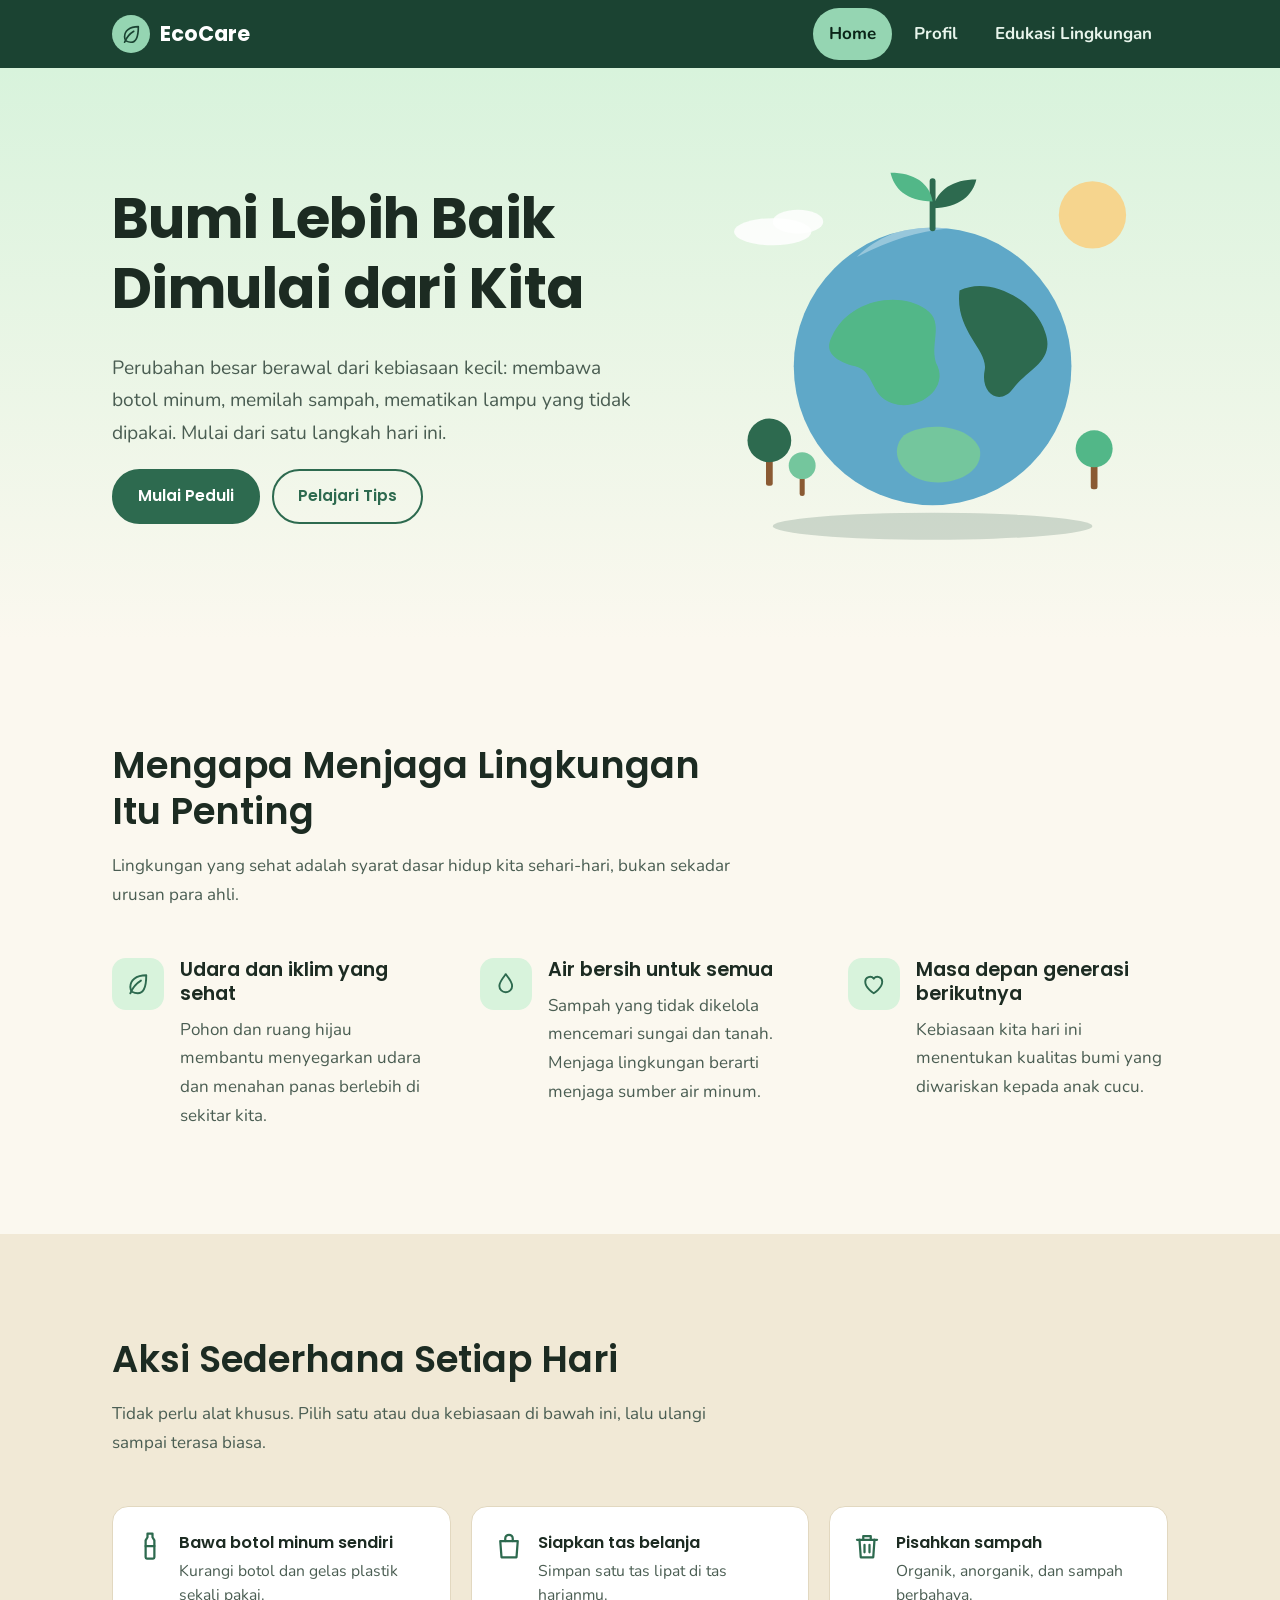
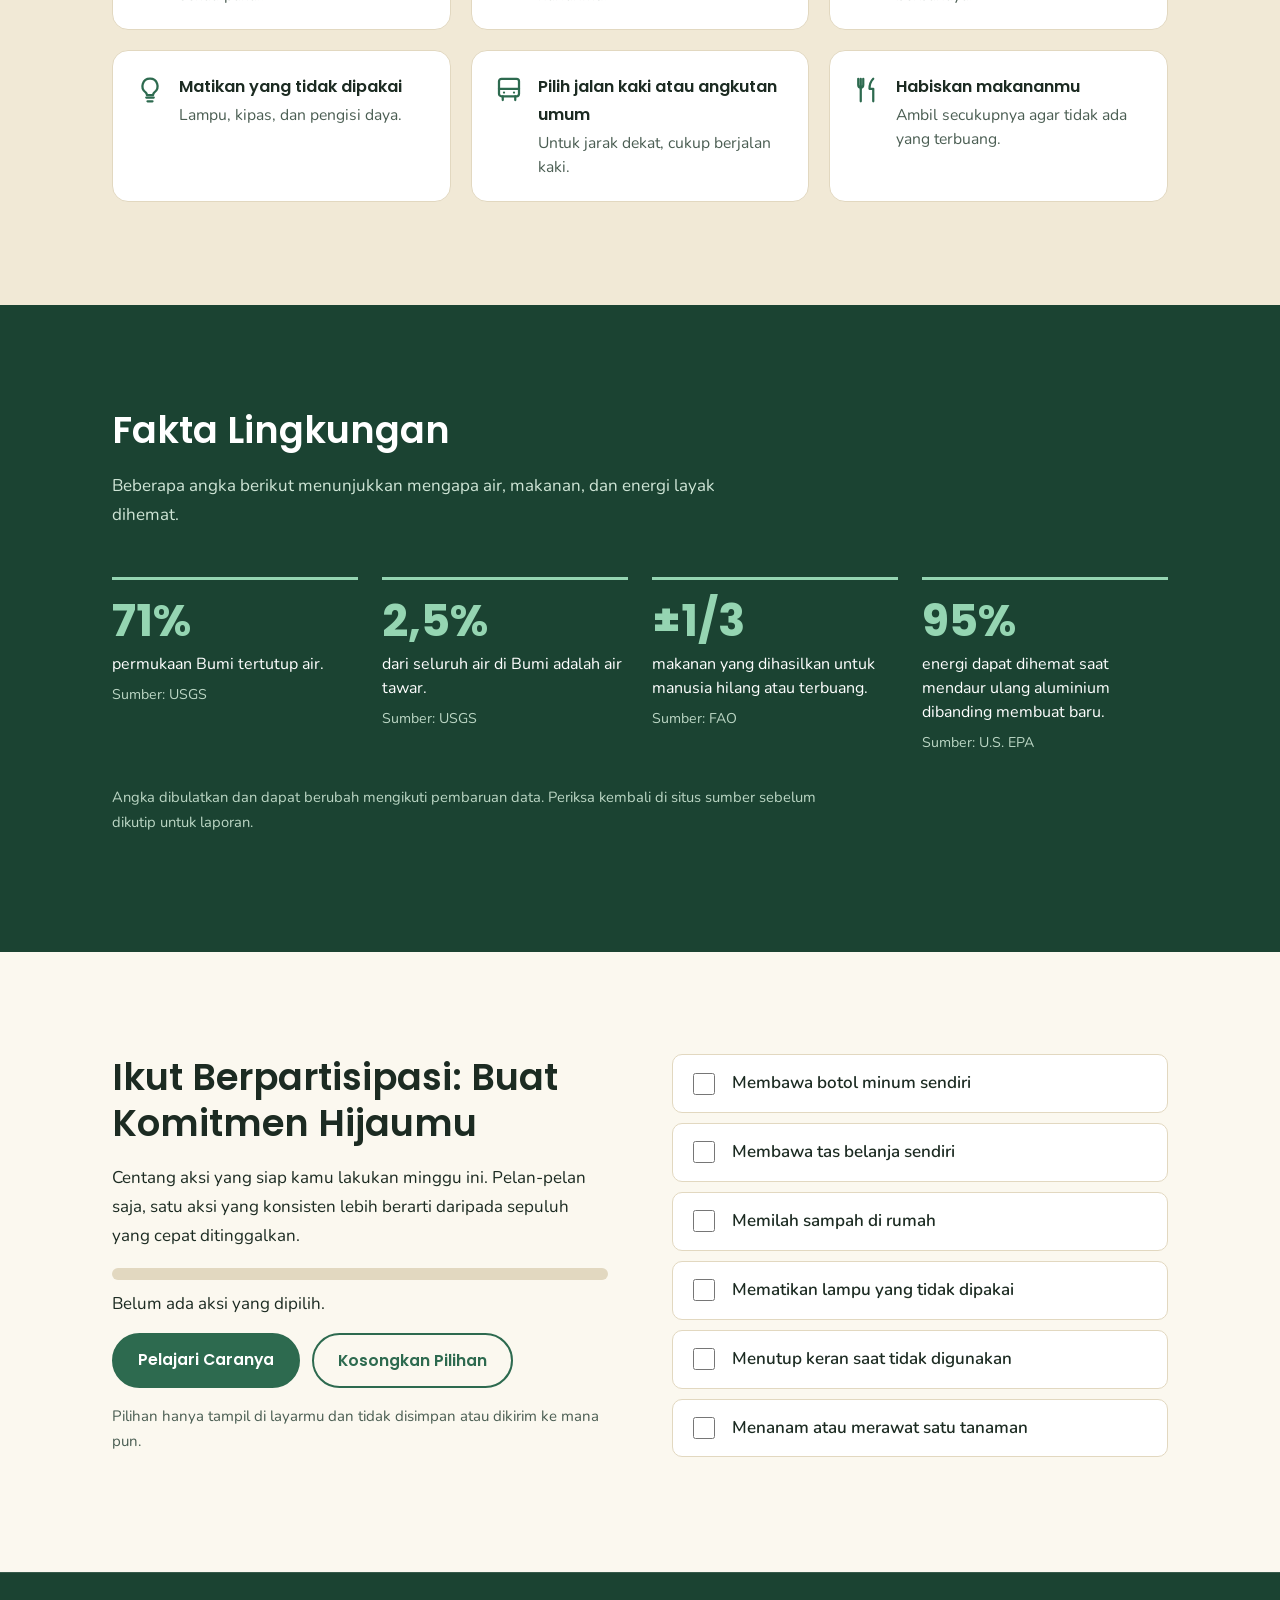
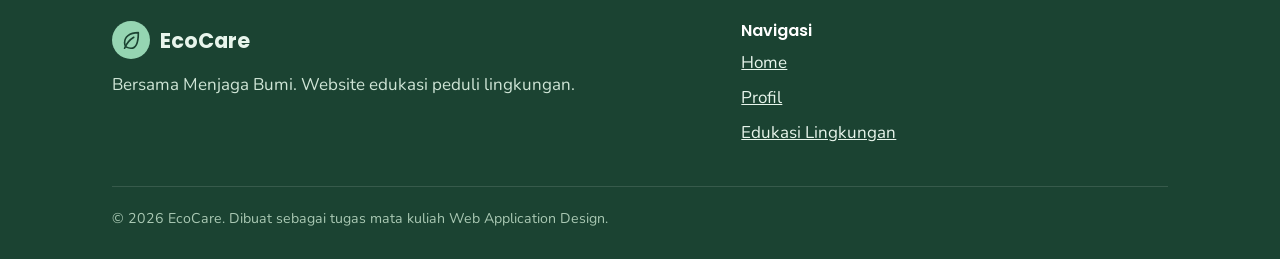
<file: index.html>
<!DOCTYPE html>
<html lang="id">
<head>
<meta charset="utf-8">
<meta name="viewport" content="width=device-width, initial-scale=1, viewport-fit=cover">
<title>EcoCare — Bersama Menjaga Bumi</title>
<meta name="description" content="EcoCare: website edukasi peduli lingkungan. Mulai kebiasaan kecil untuk bumi yang lebih baik.">
<link rel="preconnect" href="https://fonts.googleapis.com">
<link rel="preconnect" href="https://fonts.gstatic.com" crossorigin>
<link href="https://fonts.googleapis.com/css2?family=Nunito:wght@400;600;700&family=Poppins:wght@500;600;700&display=swap" rel="stylesheet">
<link rel="stylesheet" href="css/style.css">
</head>
<body>

<!-- Kumpulan ikon (SVG). Dipanggil dengan <use href="#i-nama"/> -->
<svg width="0" height="0" style="position:absolute" aria-hidden="true" focusable="false">
  <symbol id="i-leaf" viewBox="0 0 24 24"><path d="M20 4C10 4 5 9 5 15c0 2 .7 3.5 1.5 4.5C8 20.3 10 21 12 21c6 0 8-7 8-17z"/><path d="M5 21c2-5 5-9 10-12"/></symbol>
  <symbol id="i-recycle" viewBox="0 0 24 24"><path d="M21 12a9 9 0 0 1-15.5 6.2"/><path d="M3 12A9 9 0 0 1 18.5 5.8"/><path d="M18.5 2v4h-4"/><path d="M5.5 22v-4h4"/></symbol>
  <symbol id="i-drop" viewBox="0 0 24 24"><path d="M12 3c3.5 4.5 6 7.5 6 11a6 6 0 0 1-12 0c0-3.5 2.5-6.5 6-11z"/></symbol>
  <symbol id="i-bulb" viewBox="0 0 24 24"><path d="M9 18h6"/><path d="M10 21h4"/><path d="M12 3a6 6 0 0 0-3.5 10.9c.6.5 1 1.2 1 2.1h5c0-.9.4-1.6 1-2.1A6 6 0 0 0 12 3z"/></symbol>
  <symbol id="i-tree" viewBox="0 0 24 24"><path d="M12 22v-6"/><path d="M12 16c-4 0-7-2.5-7-6 0-2 1-3.5 2.5-4.5C8 3.5 10 2 12 2s4 1.5 4.5 3.5C18 6.5 19 8 19 10c0 3.5-3 6-7 6z"/></symbol>
  <symbol id="i-bag" viewBox="0 0 24 24"><path d="M5 8h14l-1 13H6L5 8z"/><path d="M9 8V6a3 3 0 0 1 6 0v2"/></symbol>
  <symbol id="i-bin" viewBox="0 0 24 24"><path d="M4 7h16"/><path d="M9 7V4h6v3"/><path d="M6 7l1 14h10l1-14"/><path d="M10 11v6M14 11v6"/></symbol>
  <symbol id="i-bus" viewBox="0 0 24 24"><rect x="4" y="3" width="16" height="14" rx="2"/><path d="M4 11h16"/><path d="M7 20v-3M17 20v-3"/><path d="M8 14h.01M16 14h.01"/></symbol>
  <symbol id="i-food" viewBox="0 0 24 24"><path d="M7 3v8M5 3v5a2 2 0 0 0 4 0V3"/><path d="M7 11v10"/><path d="M17 3c-2 2-3 5-3 8h3v10"/></symbol>
  <symbol id="i-bottle" viewBox="0 0 24 24"><path d="M10 2h4v3l1.5 2.5V21a1 1 0 0 1-1 1h-5a1 1 0 0 1-1-1V7.5L10 5V2z"/><path d="M8.5 12h7"/></symbol>
  <symbol id="i-book" viewBox="0 0 24 24"><path d="M4 5a2 2 0 0 1 2-2h13v16H6a2 2 0 0 0-2 2V5z"/><path d="M4 19a2 2 0 0 1 2-2h13"/></symbol>
  <symbol id="i-people" viewBox="0 0 24 24"><circle cx="9" cy="8" r="3.5"/><path d="M2.5 20c0-3.6 2.9-6 6.5-6s6.5 2.4 6.5 6"/><path d="M16 4.6a3.5 3.5 0 0 1 0 6.8M18 14.5c2.2.7 3.5 2.6 3.5 5.5"/></symbol>
  <symbol id="i-home" viewBox="0 0 24 24"><path d="M3 11l9-8 9 8"/><path d="M5 10v10h14V10"/><path d="M10 20v-6h4v6"/></symbol>
  <symbol id="i-cap" viewBox="0 0 24 24"><path d="M2 9l10-5 10 5-10 5L2 9z"/><path d="M6 11.5V17c3 2.5 9 2.5 12 0v-5.5"/></symbol>
  <symbol id="i-heart" viewBox="0 0 24 24"><path d="M12 21s-8-5-8-11a4.5 4.5 0 0 1 8-2.8A4.5 4.5 0 0 1 20 10c0 6-8 11-8 11z"/></symbol>
  <symbol id="i-menu" viewBox="0 0 24 24"><path d="M4 7h16M4 12h16M4 17h16"/></symbol>
  <symbol id="i-close" viewBox="0 0 24 24"><path d="M6 6l12 12M18 6L6 18"/></symbol>
  <symbol id="i-handshake" viewBox="0 0 24 24"><path d="M3 12l4-4 4 2 3-2 4 3"/><path d="M3 12l5 5 2-1 1.5 1.5L14 16l1-1 3 3 3-6-3-3"/></symbol>
</svg>

<a class="skip" href="#konten">Lewati ke konten utama</a>

<header class="nav">
  <div class="wrap nav-in">
    <a class="logo" href="index.html" aria-label="EcoCare, kembali ke halaman Home">
      <span class="logo-mark"><svg class="icon" aria-hidden="true"><use href="#i-leaf"/></svg></span>
      EcoCare
    </a>
    <button class="burger" id="burger" aria-expanded="false" aria-controls="menu" aria-label="Buka menu navigasi">
      <svg class="icon" aria-hidden="true"><use href="#i-menu"/></svg>
    </button>
    <nav aria-label="Navigasi utama">
      <ul class="menu" id="menu">
        <li><a href="index.html" aria-current="page">Home</a></li>
        <li><a href="profil.html">Profil</a></li>
        <li><a href="edukasi.html">Edukasi Lingkungan</a></li>
      </ul>
    </nav>
  </div>
</header>

<main id="konten">
<section aria-labelledby="h-home">
  <div class="hero">
    <div class="wrap hero-grid">
      <div>
        <h1 id="h-home">Bumi Lebih Baik Dimulai dari Kita</h1>
        <p class="lead">Perubahan besar berawal dari kebiasaan kecil: membawa botol minum, memilah sampah, mematikan lampu yang tidak dipakai. Mulai dari satu langkah hari ini.</p>
        <div class="btn-row">
          <a class="btn" href="edukasi.html">Mulai Peduli</a>
          <a class="btn btn-ghost" href="#aksi">Pelajari Tips</a>
        </div>
      </div>
      <div class="hero-art">
        <svg viewBox="0 0 560 470" role="img" aria-label="Ilustrasi bumi hijau dengan tunas daun tumbuh di atasnya">
          <defs><clipPath id="globe"><circle cx="280" cy="250" r="165"/></clipPath></defs>
          <circle cx="470" cy="70" r="40" fill="#F6D58E"/>
          <ellipse cx="90" cy="90" rx="46" ry="16" fill="#FFFFFF" opacity=".85"/>
          <ellipse cx="120" cy="78" rx="30" ry="14" fill="#FFFFFF" opacity=".85"/>
          <ellipse cx="280" cy="440" rx="190" ry="16" fill="#1B4332" opacity=".18"/>
          <circle cx="280" cy="250" r="165" fill="#5FA8C8"/>
          <g clip-path="url(#globe)">
            <path d="M160 215C180 170 240 160 272 182C296 198 274 226 286 250C298 278 262 304 232 294C204 284 212 256 188 250C166 244 150 234 160 215z" fill="#52B788"/>
            <path d="M312 160C346 142 402 170 414 210C426 244 392 254 376 276C360 298 336 282 342 254C346 230 306 208 312 160z" fill="#2D6A4F"/>
            <path d="M246 332C274 314 324 320 336 348C342 376 304 394 270 386C240 378 228 350 246 332z" fill="#74C69D"/>
            <path d="M190 120c30-30 70-40 110-34-40 4-70 14-110 34z" fill="#FFFFFF" opacity=".35"/>
          </g>
          <path d="M280 86C280 62 280 48 280 30" stroke="#2D6A4F" stroke-width="7" stroke-linecap="round" fill="none"/>
          <path d="M280 54C248 54 234 38 230 20C258 20 276 32 280 54z" fill="#52B788"/>
          <path d="M280 62C312 62 328 46 332 28C304 28 286 40 280 62z" fill="#2D6A4F"/>
          <g>
            <rect x="82" y="352" width="8" height="40" rx="3" fill="#8A5A33"/><circle cx="86" cy="338" r="26" fill="#2D6A4F"/>
            <rect x="468" y="362" width="8" height="34" rx="3" fill="#8A5A33"/><circle cx="472" cy="348" r="22" fill="#52B788"/>
            <rect x="122" y="378" width="6" height="26" rx="3" fill="#8A5A33"/><circle cx="125" cy="368" r="16" fill="#74C69D"/>
          </g>
        </svg>
      </div>
    </div>
  </div>

  <div class="sec" id="alasan">
    <div class="wrap">
      <div class="sec-head">
        <h2>Mengapa Menjaga Lingkungan Itu Penting</h2>
        <p>Lingkungan yang sehat adalah syarat dasar hidup kita sehari-hari, bukan sekadar urusan para ahli.</p>
      </div>
      <div class="reasons">
        <div class="reason">
          <div class="ico"><svg class="icon" aria-hidden="true"><use href="#i-leaf"/></svg></div>
          <div><h3>Udara dan iklim yang sehat</h3><p>Pohon dan ruang hijau membantu menyegarkan udara dan menahan panas berlebih di sekitar kita.</p></div>
        </div>
        <div class="reason">
          <div class="ico"><svg class="icon" aria-hidden="true"><use href="#i-drop"/></svg></div>
          <div><h3>Air bersih untuk semua</h3><p>Sampah yang tidak dikelola mencemari sungai dan tanah. Menjaga lingkungan berarti menjaga sumber air minum.</p></div>
        </div>
        <div class="reason">
          <div class="ico"><svg class="icon" aria-hidden="true"><use href="#i-heart"/></svg></div>
          <div><h3>Masa depan generasi berikutnya</h3><p>Kebiasaan kita hari ini menentukan kualitas bumi yang diwariskan kepada anak cucu.</p></div>
        </div>
      </div>
    </div>
  </div>

  <div class="sec alt" id="aksi">
    <div class="wrap">
      <div class="sec-head">
        <h2>Aksi Sederhana Setiap Hari</h2>
        <p>Tidak perlu alat khusus. Pilih satu atau dua kebiasaan di bawah ini, lalu ulangi sampai terasa biasa.</p>
      </div>
      <div class="actions">
        <a class="action" href="edukasi.html"><svg class="icon" aria-hidden="true"><use href="#i-bottle"/></svg><div><strong>Bawa botol minum sendiri</strong><span>Kurangi botol dan gelas plastik sekali pakai.</span></div></a>
        <a class="action" href="edukasi.html"><svg class="icon" aria-hidden="true"><use href="#i-bag"/></svg><div><strong>Siapkan tas belanja</strong><span>Simpan satu tas lipat di tas harianmu.</span></div></a>
        <a class="action" href="edukasi.html"><svg class="icon" aria-hidden="true"><use href="#i-bin"/></svg><div><strong>Pisahkan sampah</strong><span>Organik, anorganik, dan sampah berbahaya.</span></div></a>
        <a class="action" href="edukasi.html"><svg class="icon" aria-hidden="true"><use href="#i-bulb"/></svg><div><strong>Matikan yang tidak dipakai</strong><span>Lampu, kipas, dan pengisi daya.</span></div></a>
        <a class="action" href="edukasi.html"><svg class="icon" aria-hidden="true"><use href="#i-bus"/></svg><div><strong>Pilih jalan kaki atau angkutan umum</strong><span>Untuk jarak dekat, cukup berjalan kaki.</span></div></a>
        <a class="action" href="edukasi.html"><svg class="icon" aria-hidden="true"><use href="#i-food"/></svg><div><strong>Habiskan makananmu</strong><span>Ambil secukupnya agar tidak ada yang terbuang.</span></div></a>
      </div>
    </div>
  </div>

  <div class="sec facts" id="fakta">
    <div class="wrap">
      <div class="sec-head">
        <h2>Fakta Lingkungan</h2>
        <p>Beberapa angka berikut menunjukkan mengapa air, makanan, dan energi layak dihemat.</p>
      </div>
      <div class="stats">
        <div class="stat"><b>71%</b><p>permukaan Bumi tertutup air.</p><small>Sumber: USGS</small></div>
        <div class="stat"><b>2,5%</b><p>dari seluruh air di Bumi adalah air tawar.</p><small>Sumber: USGS</small></div>
        <div class="stat"><b>±1/3</b><p>makanan yang dihasilkan untuk manusia hilang atau terbuang.</p><small>Sumber: FAO</small></div>
        <div class="stat"><b>95%</b><p>energi dapat dihemat saat mendaur ulang aluminium dibanding membuat baru.</p><small>Sumber: U.S. EPA</small></div>
      </div>
      <p class="note">Angka dibulatkan dan dapat berubah mengikuti pembaruan data. Periksa kembali di situs sumber sebelum dikutip untuk laporan.</p>
    </div>
  </div>

  <div class="sec" id="ikut">
    <div class="wrap pledge">
      <div>
        <h2>Ikut Berpartisipasi: Buat Komitmen Hijaumu</h2>
        <p>Centang aksi yang siap kamu lakukan minggu ini. Pelan-pelan saja, satu aksi yang konsisten lebih berarti daripada sepuluh yang cepat ditinggalkan.</p>
        <div class="progress" aria-hidden="true"><i id="bar"></i></div>
        <p id="pledge-status" role="status" aria-live="polite" style="margin:0 0 14px"></p>
        <div class="btn-row">
          <a class="btn" href="edukasi.html">Pelajari Caranya</a>
          <button class="btn btn-ghost" type="button" id="reset">Kosongkan Pilihan</button>
        </div>
        <p class="small" style="margin-top:16px">Pilihan hanya tampil di layarmu dan tidak disimpan atau dikirim ke mana pun.</p>
      </div>
      <ul class="checks" id="checks">
        <li><label><input type="checkbox" id="p0"> Membawa botol minum sendiri</label></li>
        <li><label><input type="checkbox" id="p1"> Membawa tas belanja sendiri</label></li>
        <li><label><input type="checkbox" id="p2"> Memilah sampah di rumah</label></li>
        <li><label><input type="checkbox" id="p3"> Mematikan lampu yang tidak dipakai</label></li>
        <li><label><input type="checkbox" id="p4"> Menutup keran saat tidak digunakan</label></li>
        <li><label><input type="checkbox" id="p5"> Menanam atau merawat satu tanaman</label></li>
      </ul>
    </div>
  </div>
</section>
</main>

<footer class="foot">
  <div class="wrap">
    <div class="foot-grid">
      <div>
        <a class="logo" href="index.html" style="margin-bottom:12px"><span class="logo-mark"><svg class="icon" aria-hidden="true"><use href="#i-leaf"/></svg></span>EcoCare</a>
        <p style="margin:0">Bersama Menjaga Bumi. Website edukasi peduli lingkungan.</p>
      </div>
      <nav aria-label="Navigasi footer">
        <h4>Navigasi</h4>
        <ul>
          <li><a href="index.html">Home</a></li>
          <li><a href="profil.html">Profil</a></li>
          <li><a href="edukasi.html">Edukasi Lingkungan</a></li>
        </ul>
      </nav>
    </div>
    <small>&copy; 2026 EcoCare. Dibuat sebagai tugas mata kuliah Web Application Design.</small>
  </div>
</footer>

<script src="js/script.js"></script>
</body>
</html>
</file>
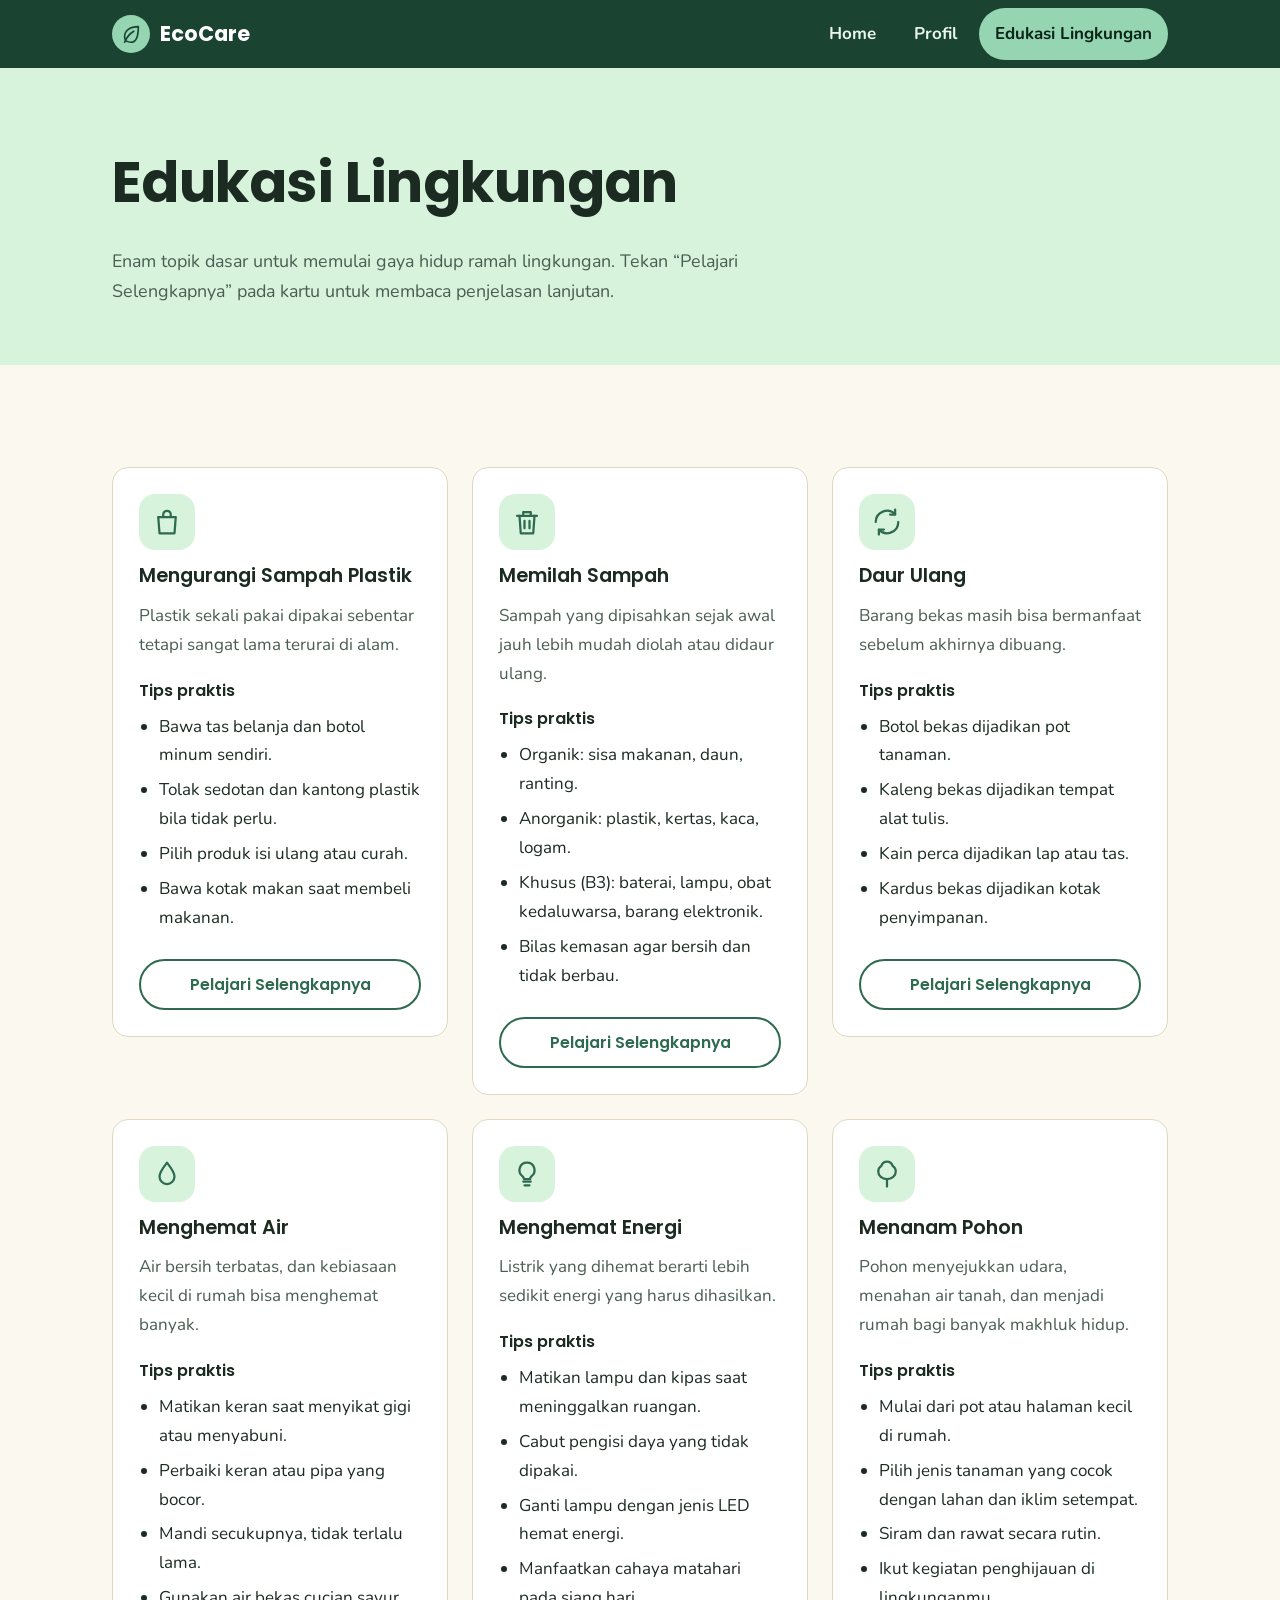
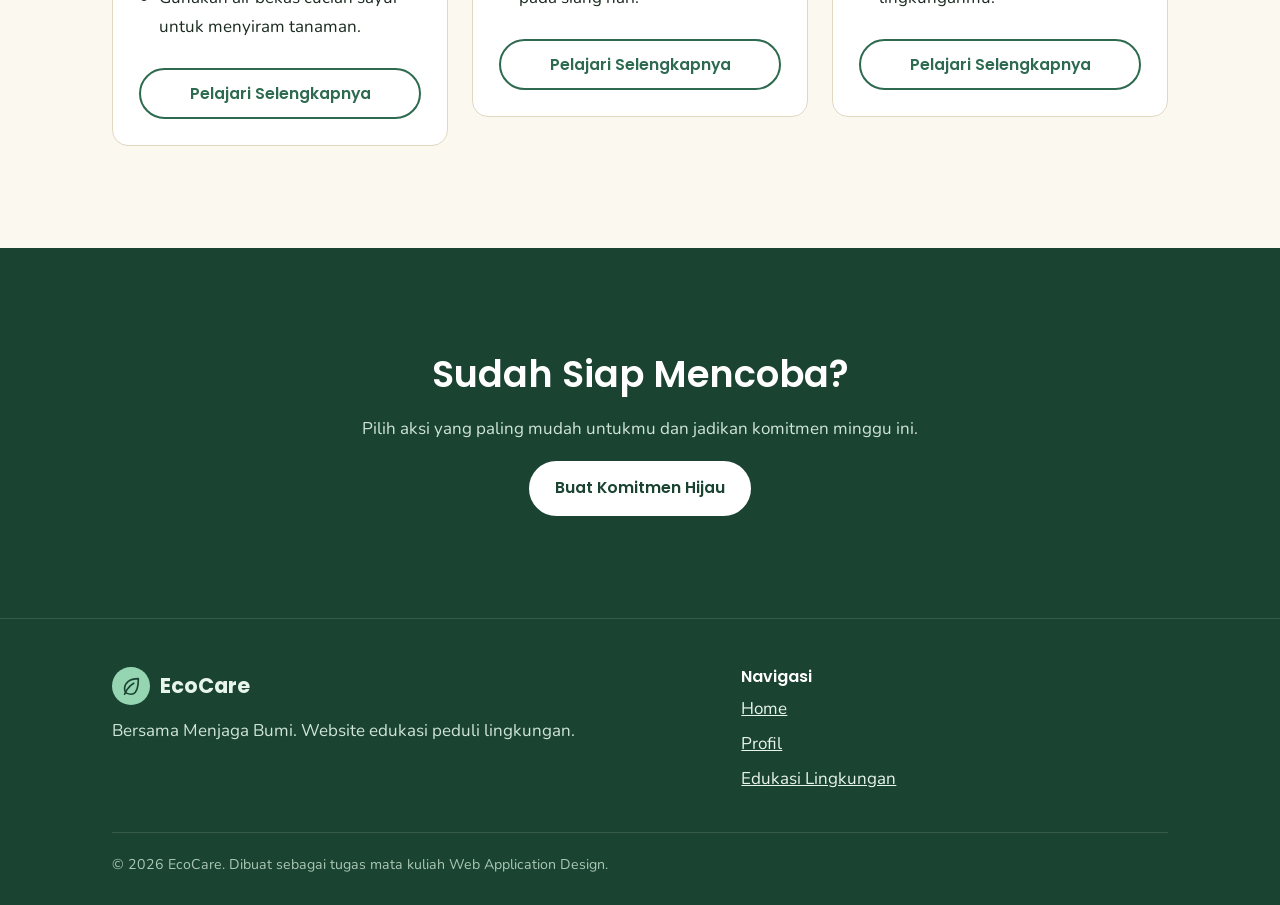
<file: edukasi.html>
<!DOCTYPE html>
<html lang="id">
<head>
<meta charset="utf-8">
<meta name="viewport" content="width=device-width, initial-scale=1, viewport-fit=cover">
<title>Edukasi Lingkungan — EcoCare</title>
<meta name="description" content="Enam topik edukasi lingkungan: plastik, memilah sampah, daur ulang, air, energi, dan menanam pohon.">
<link rel="preconnect" href="https://fonts.googleapis.com">
<link rel="preconnect" href="https://fonts.gstatic.com" crossorigin>
<link href="https://fonts.googleapis.com/css2?family=Nunito:wght@400;600;700&family=Poppins:wght@500;600;700&display=swap" rel="stylesheet">
<link rel="stylesheet" href="css/style.css">
</head>
<body>

<!-- Kumpulan ikon (SVG). Dipanggil dengan <use href="#i-nama"/> -->
<svg width="0" height="0" style="position:absolute" aria-hidden="true" focusable="false">
  <symbol id="i-leaf" viewBox="0 0 24 24"><path d="M20 4C10 4 5 9 5 15c0 2 .7 3.5 1.5 4.5C8 20.3 10 21 12 21c6 0 8-7 8-17z"/><path d="M5 21c2-5 5-9 10-12"/></symbol>
  <symbol id="i-recycle" viewBox="0 0 24 24"><path d="M21 12a9 9 0 0 1-15.5 6.2"/><path d="M3 12A9 9 0 0 1 18.5 5.8"/><path d="M18.5 2v4h-4"/><path d="M5.5 22v-4h4"/></symbol>
  <symbol id="i-drop" viewBox="0 0 24 24"><path d="M12 3c3.5 4.5 6 7.5 6 11a6 6 0 0 1-12 0c0-3.5 2.5-6.5 6-11z"/></symbol>
  <symbol id="i-bulb" viewBox="0 0 24 24"><path d="M9 18h6"/><path d="M10 21h4"/><path d="M12 3a6 6 0 0 0-3.5 10.9c.6.5 1 1.2 1 2.1h5c0-.9.4-1.6 1-2.1A6 6 0 0 0 12 3z"/></symbol>
  <symbol id="i-tree" viewBox="0 0 24 24"><path d="M12 22v-6"/><path d="M12 16c-4 0-7-2.5-7-6 0-2 1-3.5 2.5-4.5C8 3.5 10 2 12 2s4 1.5 4.5 3.5C18 6.5 19 8 19 10c0 3.5-3 6-7 6z"/></symbol>
  <symbol id="i-bag" viewBox="0 0 24 24"><path d="M5 8h14l-1 13H6L5 8z"/><path d="M9 8V6a3 3 0 0 1 6 0v2"/></symbol>
  <symbol id="i-bin" viewBox="0 0 24 24"><path d="M4 7h16"/><path d="M9 7V4h6v3"/><path d="M6 7l1 14h10l1-14"/><path d="M10 11v6M14 11v6"/></symbol>
  <symbol id="i-bus" viewBox="0 0 24 24"><rect x="4" y="3" width="16" height="14" rx="2"/><path d="M4 11h16"/><path d="M7 20v-3M17 20v-3"/><path d="M8 14h.01M16 14h.01"/></symbol>
  <symbol id="i-food" viewBox="0 0 24 24"><path d="M7 3v8M5 3v5a2 2 0 0 0 4 0V3"/><path d="M7 11v10"/><path d="M17 3c-2 2-3 5-3 8h3v10"/></symbol>
  <symbol id="i-bottle" viewBox="0 0 24 24"><path d="M10 2h4v3l1.5 2.5V21a1 1 0 0 1-1 1h-5a1 1 0 0 1-1-1V7.5L10 5V2z"/><path d="M8.5 12h7"/></symbol>
  <symbol id="i-book" viewBox="0 0 24 24"><path d="M4 5a2 2 0 0 1 2-2h13v16H6a2 2 0 0 0-2 2V5z"/><path d="M4 19a2 2 0 0 1 2-2h13"/></symbol>
  <symbol id="i-people" viewBox="0 0 24 24"><circle cx="9" cy="8" r="3.5"/><path d="M2.5 20c0-3.6 2.9-6 6.5-6s6.5 2.4 6.5 6"/><path d="M16 4.6a3.5 3.5 0 0 1 0 6.8M18 14.5c2.2.7 3.5 2.6 3.5 5.5"/></symbol>
  <symbol id="i-home" viewBox="0 0 24 24"><path d="M3 11l9-8 9 8"/><path d="M5 10v10h14V10"/><path d="M10 20v-6h4v6"/></symbol>
  <symbol id="i-cap" viewBox="0 0 24 24"><path d="M2 9l10-5 10 5-10 5L2 9z"/><path d="M6 11.5V17c3 2.5 9 2.5 12 0v-5.5"/></symbol>
  <symbol id="i-heart" viewBox="0 0 24 24"><path d="M12 21s-8-5-8-11a4.5 4.5 0 0 1 8-2.8A4.5 4.5 0 0 1 20 10c0 6-8 11-8 11z"/></symbol>
  <symbol id="i-menu" viewBox="0 0 24 24"><path d="M4 7h16M4 12h16M4 17h16"/></symbol>
  <symbol id="i-close" viewBox="0 0 24 24"><path d="M6 6l12 12M18 6L6 18"/></symbol>
  <symbol id="i-handshake" viewBox="0 0 24 24"><path d="M3 12l4-4 4 2 3-2 4 3"/><path d="M3 12l5 5 2-1 1.5 1.5L14 16l1-1 3 3 3-6-3-3"/></symbol>
</svg>

<a class="skip" href="#konten">Lewati ke konten utama</a>

<header class="nav">
  <div class="wrap nav-in">
    <a class="logo" href="index.html" aria-label="EcoCare, kembali ke halaman Home">
      <span class="logo-mark"><svg class="icon" aria-hidden="true"><use href="#i-leaf"/></svg></span>
      EcoCare
    </a>
    <button class="burger" id="burger" aria-expanded="false" aria-controls="menu" aria-label="Buka menu navigasi">
      <svg class="icon" aria-hidden="true"><use href="#i-menu"/></svg>
    </button>
    <nav aria-label="Navigasi utama">
      <ul class="menu" id="menu">
        <li><a href="index.html">Home</a></li>
        <li><a href="profil.html">Profil</a></li>
        <li><a href="edukasi.html" aria-current="page">Edukasi Lingkungan</a></li>
      </ul>
    </nav>
  </div>
</header>

<main id="konten">
<section aria-labelledby="h-edukasi">
  <div class="page-head">
    <div class="wrap">
      <h1 id="h-edukasi">Edukasi Lingkungan</h1>
      <p>Enam topik dasar untuk memulai gaya hidup ramah lingkungan. Tekan “Pelajari Selengkapnya” pada kartu untuk membaca penjelasan lanjutan.</p>
    </div>
  </div>
  <div class="sec">
    <div class="wrap">
      <div class="cards">
        <article class="card" id="topik-plastik">
          <div class="card-icon"><svg class="icon" aria-hidden="true"><use href="#i-bag"/></svg></div>
          <h3>Mengurangi Sampah Plastik</h3>
          <p>Plastik sekali pakai dipakai sebentar tetapi sangat lama terurai di alam.</p>
          <h4>Tips praktis</h4>
          <ul class="tips">
            <li>Bawa tas belanja dan botol minum sendiri.</li>
            <li>Tolak sedotan dan kantong plastik bila tidak perlu.</li>
            <li>Pilih produk isi ulang atau curah.</li>
            <li>Bawa kotak makan saat membeli makanan.</li>
          </ul>
          <button class="btn btn-ghost" type="button" aria-expanded="false" aria-controls="detail-plastik">Pelajari Selengkapnya</button>
          <div class="detail" id="detail-plastik" hidden><p>Plastik yang terbuang dapat pecah menjadi serpihan kecil (mikroplastik) yang mencemari tanah dan air. Cara termudah adalah mengurangi dari sumbernya. Coba satu kebiasaan selama seminggu, misalnya selalu membawa botol minum, lalu tambah kebiasaan berikutnya.</p></div>
        </article>
        <article class="card" id="topik-pilah">
          <div class="card-icon"><svg class="icon" aria-hidden="true"><use href="#i-bin"/></svg></div>
          <h3>Memilah Sampah</h3>
          <p>Sampah yang dipisahkan sejak awal jauh lebih mudah diolah atau didaur ulang.</p>
          <h4>Tips praktis</h4>
          <ul class="tips">
            <li>Organik: sisa makanan, daun, ranting.</li>
            <li>Anorganik: plastik, kertas, kaca, logam.</li>
            <li>Khusus (B3): baterai, lampu, obat kedaluwarsa, barang elektronik.</li>
            <li>Bilas kemasan agar bersih dan tidak berbau.</li>
          </ul>
          <button class="btn btn-ghost" type="button" aria-expanded="false" aria-controls="detail-pilah">Pelajari Selengkapnya</button>
          <div class="detail" id="detail-pilah" hidden><p>Siapkan minimal tiga wadah di rumah: organik, anorganik, dan khusus. Sampah khusus jangan dicampur dengan sampah biasa. Serahkan ke tempat pengumpulan yang tersedia di daerahmu, misalnya melalui dinas lingkungan hidup atau bank sampah setempat.</p></div>
        </article>
        <article class="card" id="topik-daurulang">
          <div class="card-icon"><svg class="icon" aria-hidden="true"><use href="#i-recycle"/></svg></div>
          <h3>Daur Ulang</h3>
          <p>Barang bekas masih bisa bermanfaat sebelum akhirnya dibuang.</p>
          <h4>Tips praktis</h4>
          <ul class="tips">
            <li>Botol bekas dijadikan pot tanaman.</li>
            <li>Kaleng bekas dijadikan tempat alat tulis.</li>
            <li>Kain perca dijadikan lap atau tas.</li>
            <li>Kardus bekas dijadikan kotak penyimpanan.</li>
          </ul>
          <button class="btn btn-ghost" type="button" aria-expanded="false" aria-controls="detail-daurulang">Pelajari Selengkapnya</button>
          <div class="detail" id="detail-daurulang" hidden><p>Ingat urutan 3R: Reduce (kurangi), Reuse (pakai ulang), Recycle (daur ulang). Daur ulang adalah pilihan terakhir, jadi sebelum membuang, tanyakan dulu apakah barang itu masih bisa dipakai ulang, diperbaiki, atau diberikan kepada orang lain.</p></div>
        </article>
        <article class="card" id="topik-air">
          <div class="card-icon"><svg class="icon" aria-hidden="true"><use href="#i-drop"/></svg></div>
          <h3>Menghemat Air</h3>
          <p>Air bersih terbatas, dan kebiasaan kecil di rumah bisa menghemat banyak.</p>
          <h4>Tips praktis</h4>
          <ul class="tips">
            <li>Matikan keran saat menyikat gigi atau menyabuni.</li>
            <li>Perbaiki keran atau pipa yang bocor.</li>
            <li>Mandi secukupnya, tidak terlalu lama.</li>
            <li>Gunakan air bekas cucian sayur untuk menyiram tanaman.</li>
          </ul>
          <button class="btn btn-ghost" type="button" aria-expanded="false" aria-controls="detail-air">Pelajari Selengkapnya</button>
          <div class="detail" id="detail-air" hidden><p>Kebocoran kecil yang dibiarkan dapat membuang banyak air dalam sebulan. Periksa keran dan toilet secara berkala. Saat mencuci kendaraan, gunakan ember dan lap, bukan selang yang terus mengalir.</p></div>
        </article>
        <article class="card" id="topik-energi">
          <div class="card-icon"><svg class="icon" aria-hidden="true"><use href="#i-bulb"/></svg></div>
          <h3>Menghemat Energi</h3>
          <p>Listrik yang dihemat berarti lebih sedikit energi yang harus dihasilkan.</p>
          <h4>Tips praktis</h4>
          <ul class="tips">
            <li>Matikan lampu dan kipas saat meninggalkan ruangan.</li>
            <li>Cabut pengisi daya yang tidak dipakai.</li>
            <li>Ganti lampu dengan jenis LED hemat energi.</li>
            <li>Manfaatkan cahaya matahari pada siang hari.</li>
          </ul>
          <button class="btn btn-ghost" type="button" aria-expanded="false" aria-controls="detail-energi">Pelajari Selengkapnya</button>
          <div class="detail" id="detail-energi" hidden><p>Peralatan yang menyala dalam mode siaga tetap memakai listrik. Biasakan mencabut kabel saat tidak digunakan. Bila memakai AC, atur suhu di tingkat yang nyaman namun tidak terlalu dingin, dan jaga filternya tetap bersih.</p></div>
        </article>
        <article class="card" id="topik-pohon">
          <div class="card-icon"><svg class="icon" aria-hidden="true"><use href="#i-tree"/></svg></div>
          <h3>Menanam Pohon</h3>
          <p>Pohon menyejukkan udara, menahan air tanah, dan menjadi rumah bagi banyak makhluk hidup.</p>
          <h4>Tips praktis</h4>
          <ul class="tips">
            <li>Mulai dari pot atau halaman kecil di rumah.</li>
            <li>Pilih jenis tanaman yang cocok dengan lahan dan iklim setempat.</li>
            <li>Siram dan rawat secara rutin.</li>
            <li>Ikut kegiatan penghijauan di lingkunganmu.</li>
          </ul>
          <button class="btn btn-ghost" type="button" aria-expanded="false" aria-controls="detail-pohon">Pelajari Selengkapnya</button>
          <div class="detail" id="detail-pohon" hidden><p>Menanam saja belum cukup, pohon perlu dirawat sampai tumbuh kuat. Mulailah dari tanaman yang mudah, seperti tanaman buah atau peneduh jenis lokal, lalu ajak keluarga atau teman untuk merawatnya bersama.</p></div>
        </article>
      </div>
    </div>
  </div>
  <div class="sec cta-band">
    <div class="wrap">
      <h2>Sudah Siap Mencoba?</h2>
      <p>Pilih aksi yang paling mudah untukmu dan jadikan komitmen minggu ini.</p>
      <div class="btn-row"><a class="btn btn-light" href="index.html#ikut">Buat Komitmen Hijau</a></div>
    </div>
  </div>
</section>
</main>

<footer class="foot">
  <div class="wrap">
    <div class="foot-grid">
      <div>
        <a class="logo" href="index.html" style="margin-bottom:12px"><span class="logo-mark"><svg class="icon" aria-hidden="true"><use href="#i-leaf"/></svg></span>EcoCare</a>
        <p style="margin:0">Bersama Menjaga Bumi. Website edukasi peduli lingkungan.</p>
      </div>
      <nav aria-label="Navigasi footer">
        <h4>Navigasi</h4>
        <ul>
          <li><a href="index.html">Home</a></li>
          <li><a href="profil.html">Profil</a></li>
          <li><a href="edukasi.html">Edukasi Lingkungan</a></li>
        </ul>
      </nav>
    </div>
    <small>&copy; 2026 EcoCare. Dibuat sebagai tugas mata kuliah Web Application Design.</small>
  </div>
</footer>

<script src="js/script.js"></script>
</body>
</html>
</file>
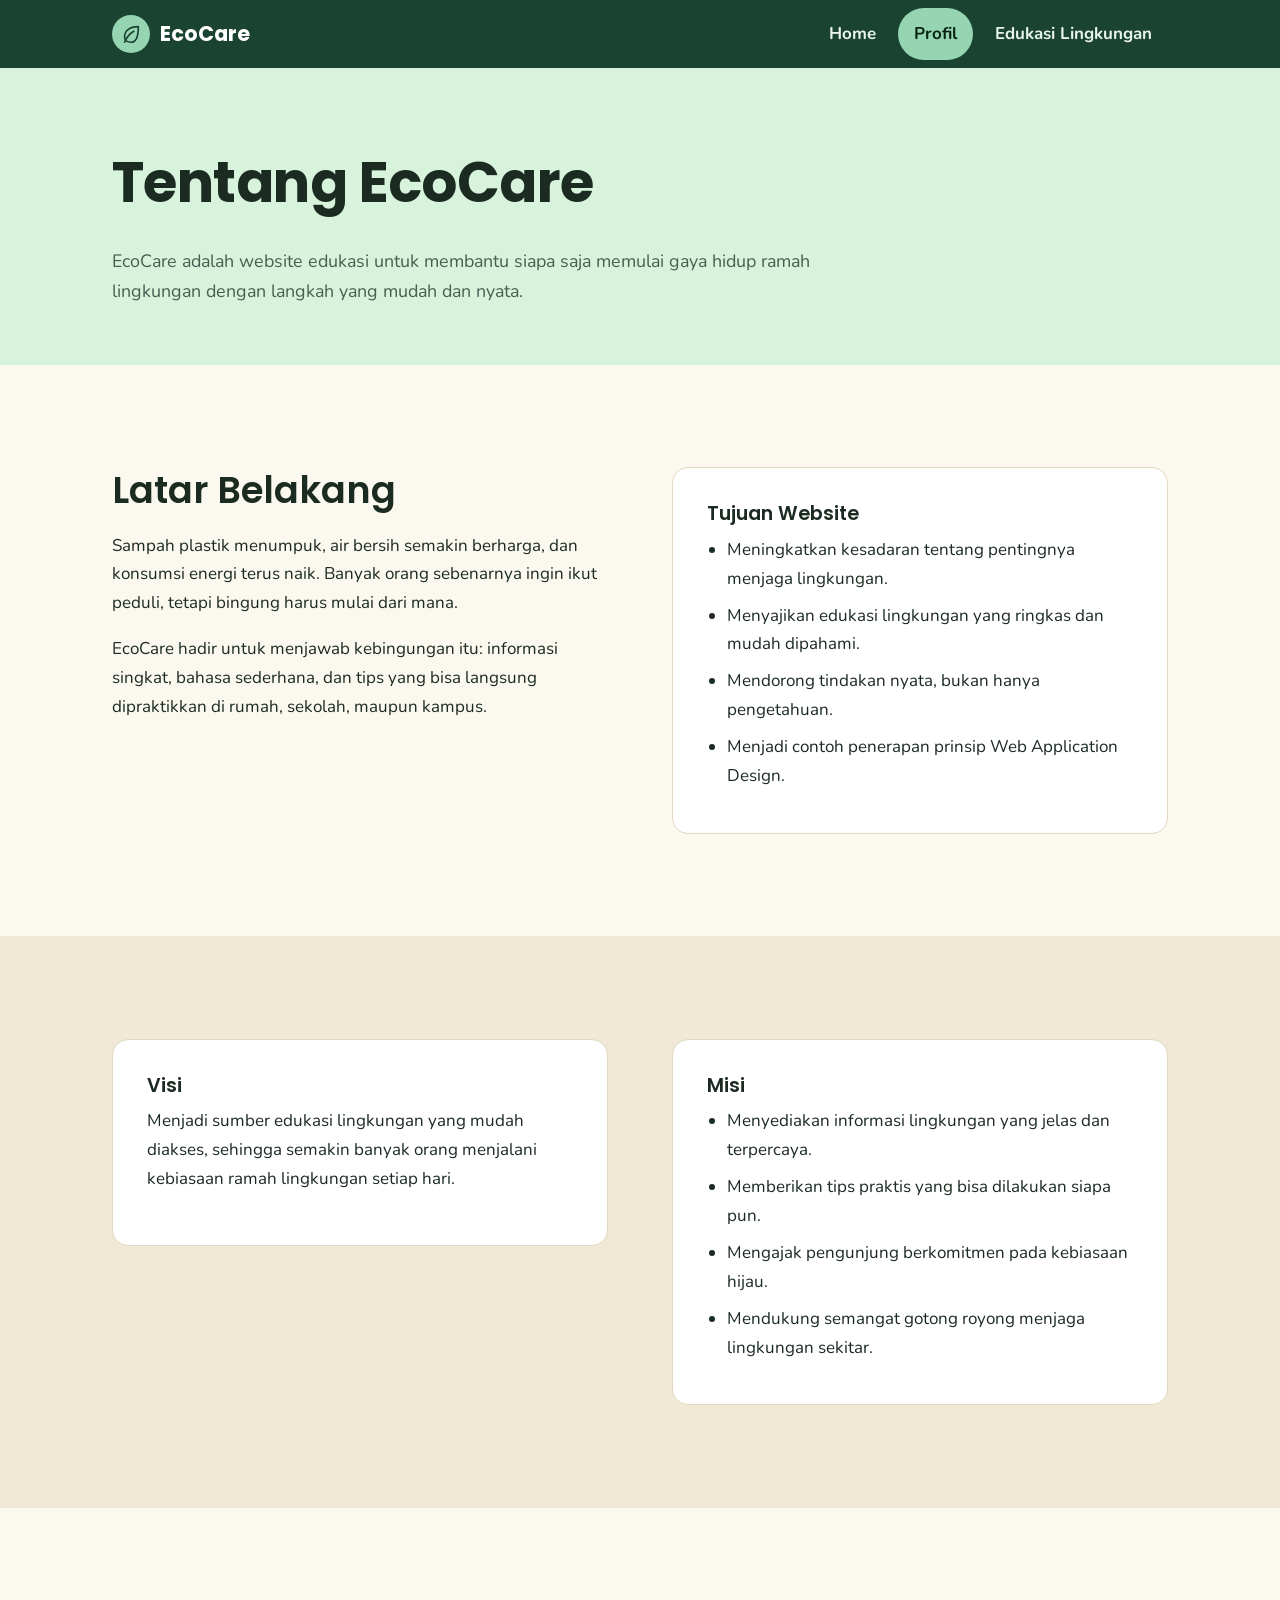
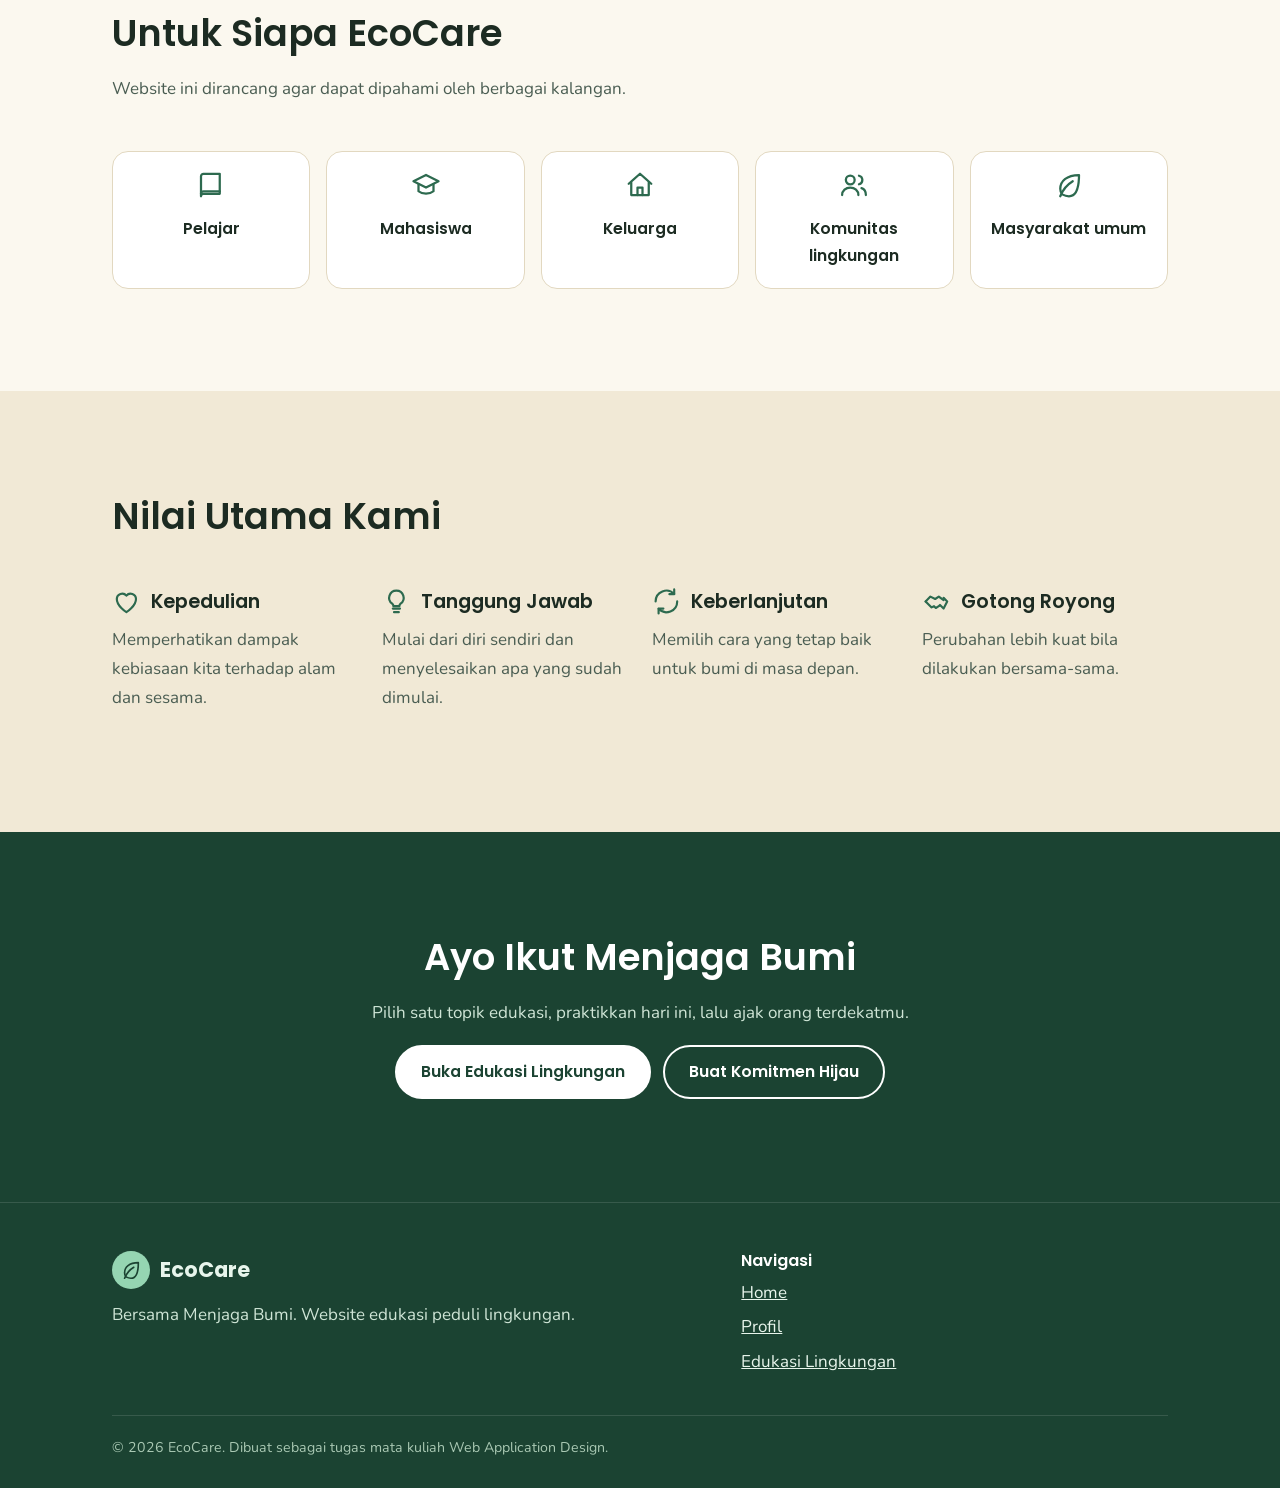
<file: profil.html>
<!DOCTYPE html>
<html lang="id">
<head>
<meta charset="utf-8">
<meta name="viewport" content="width=device-width, initial-scale=1, viewport-fit=cover">
<title>Tentang EcoCare — EcoCare</title>
<meta name="description" content="Profil EcoCare: latar belakang, visi, misi, tujuan, target pengguna, dan nilai utama.">
<link rel="preconnect" href="https://fonts.googleapis.com">
<link rel="preconnect" href="https://fonts.gstatic.com" crossorigin>
<link href="https://fonts.googleapis.com/css2?family=Nunito:wght@400;600;700&family=Poppins:wght@500;600;700&display=swap" rel="stylesheet">
<link rel="stylesheet" href="css/style.css">
</head>
<body>

<!-- Kumpulan ikon (SVG). Dipanggil dengan <use href="#i-nama"/> -->
<svg width="0" height="0" style="position:absolute" aria-hidden="true" focusable="false">
  <symbol id="i-leaf" viewBox="0 0 24 24"><path d="M20 4C10 4 5 9 5 15c0 2 .7 3.5 1.5 4.5C8 20.3 10 21 12 21c6 0 8-7 8-17z"/><path d="M5 21c2-5 5-9 10-12"/></symbol>
  <symbol id="i-recycle" viewBox="0 0 24 24"><path d="M21 12a9 9 0 0 1-15.5 6.2"/><path d="M3 12A9 9 0 0 1 18.5 5.8"/><path d="M18.5 2v4h-4"/><path d="M5.5 22v-4h4"/></symbol>
  <symbol id="i-drop" viewBox="0 0 24 24"><path d="M12 3c3.5 4.5 6 7.5 6 11a6 6 0 0 1-12 0c0-3.5 2.5-6.5 6-11z"/></symbol>
  <symbol id="i-bulb" viewBox="0 0 24 24"><path d="M9 18h6"/><path d="M10 21h4"/><path d="M12 3a6 6 0 0 0-3.5 10.9c.6.5 1 1.2 1 2.1h5c0-.9.4-1.6 1-2.1A6 6 0 0 0 12 3z"/></symbol>
  <symbol id="i-tree" viewBox="0 0 24 24"><path d="M12 22v-6"/><path d="M12 16c-4 0-7-2.5-7-6 0-2 1-3.5 2.5-4.5C8 3.5 10 2 12 2s4 1.5 4.5 3.5C18 6.5 19 8 19 10c0 3.5-3 6-7 6z"/></symbol>
  <symbol id="i-bag" viewBox="0 0 24 24"><path d="M5 8h14l-1 13H6L5 8z"/><path d="M9 8V6a3 3 0 0 1 6 0v2"/></symbol>
  <symbol id="i-bin" viewBox="0 0 24 24"><path d="M4 7h16"/><path d="M9 7V4h6v3"/><path d="M6 7l1 14h10l1-14"/><path d="M10 11v6M14 11v6"/></symbol>
  <symbol id="i-bus" viewBox="0 0 24 24"><rect x="4" y="3" width="16" height="14" rx="2"/><path d="M4 11h16"/><path d="M7 20v-3M17 20v-3"/><path d="M8 14h.01M16 14h.01"/></symbol>
  <symbol id="i-food" viewBox="0 0 24 24"><path d="M7 3v8M5 3v5a2 2 0 0 0 4 0V3"/><path d="M7 11v10"/><path d="M17 3c-2 2-3 5-3 8h3v10"/></symbol>
  <symbol id="i-bottle" viewBox="0 0 24 24"><path d="M10 2h4v3l1.5 2.5V21a1 1 0 0 1-1 1h-5a1 1 0 0 1-1-1V7.5L10 5V2z"/><path d="M8.5 12h7"/></symbol>
  <symbol id="i-book" viewBox="0 0 24 24"><path d="M4 5a2 2 0 0 1 2-2h13v16H6a2 2 0 0 0-2 2V5z"/><path d="M4 19a2 2 0 0 1 2-2h13"/></symbol>
  <symbol id="i-people" viewBox="0 0 24 24"><circle cx="9" cy="8" r="3.5"/><path d="M2.5 20c0-3.6 2.9-6 6.5-6s6.5 2.4 6.5 6"/><path d="M16 4.6a3.5 3.5 0 0 1 0 6.8M18 14.5c2.2.7 3.5 2.6 3.5 5.5"/></symbol>
  <symbol id="i-home" viewBox="0 0 24 24"><path d="M3 11l9-8 9 8"/><path d="M5 10v10h14V10"/><path d="M10 20v-6h4v6"/></symbol>
  <symbol id="i-cap" viewBox="0 0 24 24"><path d="M2 9l10-5 10 5-10 5L2 9z"/><path d="M6 11.5V17c3 2.5 9 2.5 12 0v-5.5"/></symbol>
  <symbol id="i-heart" viewBox="0 0 24 24"><path d="M12 21s-8-5-8-11a4.5 4.5 0 0 1 8-2.8A4.5 4.5 0 0 1 20 10c0 6-8 11-8 11z"/></symbol>
  <symbol id="i-menu" viewBox="0 0 24 24"><path d="M4 7h16M4 12h16M4 17h16"/></symbol>
  <symbol id="i-close" viewBox="0 0 24 24"><path d="M6 6l12 12M18 6L6 18"/></symbol>
  <symbol id="i-handshake" viewBox="0 0 24 24"><path d="M3 12l4-4 4 2 3-2 4 3"/><path d="M3 12l5 5 2-1 1.5 1.5L14 16l1-1 3 3 3-6-3-3"/></symbol>
</svg>

<a class="skip" href="#konten">Lewati ke konten utama</a>

<header class="nav">
  <div class="wrap nav-in">
    <a class="logo" href="index.html" aria-label="EcoCare, kembali ke halaman Home">
      <span class="logo-mark"><svg class="icon" aria-hidden="true"><use href="#i-leaf"/></svg></span>
      EcoCare
    </a>
    <button class="burger" id="burger" aria-expanded="false" aria-controls="menu" aria-label="Buka menu navigasi">
      <svg class="icon" aria-hidden="true"><use href="#i-menu"/></svg>
    </button>
    <nav aria-label="Navigasi utama">
      <ul class="menu" id="menu">
        <li><a href="index.html">Home</a></li>
        <li><a href="profil.html" aria-current="page">Profil</a></li>
        <li><a href="edukasi.html">Edukasi Lingkungan</a></li>
      </ul>
    </nav>
  </div>
</header>

<main id="konten">
<section aria-labelledby="h-profil">
  <div class="page-head">
    <div class="wrap">
      <h1 id="h-profil">Tentang EcoCare</h1>
      <p>EcoCare adalah website edukasi untuk membantu siapa saja memulai gaya hidup ramah lingkungan dengan langkah yang mudah dan nyata.</p>
    </div>
  </div>

  <div class="sec">
    <div class="wrap two">
      <div>
        <h2>Latar Belakang</h2>
        <p>Sampah plastik menumpuk, air bersih semakin berharga, dan konsumsi energi terus naik. Banyak orang sebenarnya ingin ikut peduli, tetapi bingung harus mulai dari mana.</p>
        <p>EcoCare hadir untuk menjawab kebingungan itu: informasi singkat, bahasa sederhana, dan tips yang bisa langsung dipraktikkan di rumah, sekolah, maupun kampus.</p>
      </div>
      <div class="panel">
        <h3>Tujuan Website</h3>
        <ul>
          <li>Meningkatkan kesadaran tentang pentingnya menjaga lingkungan.</li>
          <li>Menyajikan edukasi lingkungan yang ringkas dan mudah dipahami.</li>
          <li>Mendorong tindakan nyata, bukan hanya pengetahuan.</li>
          <li>Menjadi contoh penerapan prinsip Web Application Design.</li>
        </ul>
      </div>
    </div>
  </div>

  <div class="sec alt">
    <div class="wrap two">
      <div class="panel">
        <h3>Visi</h3>
        <p>Menjadi sumber edukasi lingkungan yang mudah diakses, sehingga semakin banyak orang menjalani kebiasaan ramah lingkungan setiap hari.</p>
      </div>
      <div class="panel">
        <h3>Misi</h3>
        <ul>
          <li>Menyediakan informasi lingkungan yang jelas dan terpercaya.</li>
          <li>Memberikan tips praktis yang bisa dilakukan siapa pun.</li>
          <li>Mengajak pengunjung berkomitmen pada kebiasaan hijau.</li>
          <li>Mendukung semangat gotong royong menjaga lingkungan sekitar.</li>
        </ul>
      </div>
    </div>
  </div>

  <div class="sec">
    <div class="wrap">
      <div class="sec-head"><h2>Untuk Siapa EcoCare</h2><p>Website ini dirancang agar dapat dipahami oleh berbagai kalangan.</p></div>
      <div class="audience">
        <div class="aud"><svg class="icon" aria-hidden="true"><use href="#i-book"/></svg><strong>Pelajar</strong></div>
        <div class="aud"><svg class="icon" aria-hidden="true"><use href="#i-cap"/></svg><strong>Mahasiswa</strong></div>
        <div class="aud"><svg class="icon" aria-hidden="true"><use href="#i-home"/></svg><strong>Keluarga</strong></div>
        <div class="aud"><svg class="icon" aria-hidden="true"><use href="#i-people"/></svg><strong>Komunitas lingkungan</strong></div>
        <div class="aud"><svg class="icon" aria-hidden="true"><use href="#i-leaf"/></svg><strong>Masyarakat umum</strong></div>
      </div>
    </div>
  </div>

  <div class="sec alt">
    <div class="wrap">
      <div class="sec-head"><h2>Nilai Utama Kami</h2></div>
      <div class="values">
        <div class="value"><h3><svg class="icon" aria-hidden="true"><use href="#i-heart"/></svg>Kepedulian</h3><p>Memperhatikan dampak kebiasaan kita terhadap alam dan sesama.</p></div>
        <div class="value"><h3><svg class="icon" aria-hidden="true"><use href="#i-bulb"/></svg>Tanggung Jawab</h3><p>Mulai dari diri sendiri dan menyelesaikan apa yang sudah dimulai.</p></div>
        <div class="value"><h3><svg class="icon" aria-hidden="true"><use href="#i-recycle"/></svg>Keberlanjutan</h3><p>Memilih cara yang tetap baik untuk bumi di masa depan.</p></div>
        <div class="value"><h3><svg class="icon" aria-hidden="true"><use href="#i-handshake"/></svg>Gotong Royong</h3><p>Perubahan lebih kuat bila dilakukan bersama-sama.</p></div>
      </div>
    </div>
  </div>

  <div class="sec cta-band">
    <div class="wrap">
      <h2>Ayo Ikut Menjaga Bumi</h2>
      <p>Pilih satu topik edukasi, praktikkan hari ini, lalu ajak orang terdekatmu.</p>
      <div class="btn-row">
        <a class="btn btn-light" href="edukasi.html">Buka Edukasi Lingkungan</a>
        <a class="btn btn-outline-light" href="index.html#ikut">Buat Komitmen Hijau</a>
      </div>
    </div>
  </div>
</section>
</main>

<footer class="foot">
  <div class="wrap">
    <div class="foot-grid">
      <div>
        <a class="logo" href="index.html" style="margin-bottom:12px"><span class="logo-mark"><svg class="icon" aria-hidden="true"><use href="#i-leaf"/></svg></span>EcoCare</a>
        <p style="margin:0">Bersama Menjaga Bumi. Website edukasi peduli lingkungan.</p>
      </div>
      <nav aria-label="Navigasi footer">
        <h4>Navigasi</h4>
        <ul>
          <li><a href="index.html">Home</a></li>
          <li><a href="profil.html">Profil</a></li>
          <li><a href="edukasi.html">Edukasi Lingkungan</a></li>
        </ul>
      </nav>
    </div>
    <small>&copy; 2026 EcoCare. Dibuat sebagai tugas mata kuliah Web Application Design.</small>
  </div>
</footer>

<script src="js/script.js"></script>
</body>
</html>
</file>
<file: css/style.css>
/* EcoCare - style.css
   Warna, jarak, dan font diatur lewat variabel di :root (bagian paling atas).
   Ubah variabel itu untuk mengganti tema tanpa menyentuh bagian lain. */

:root {
  --bg: #FBF8EF;
  --surface: #FFFFFF;
  --surface-2: #F1E9D6;
  --ink: #1C2B22;
  --muted: #4A5D52;
  --line: #E2D8C0;
  --brand: #1B4332;
  --brand-2: #2D6A4F;
  --light: #D8F3DC;
  --light-2: #95D5B2;
  --earth: #8A5A33;
  --on-brand: #FFFFFF;
  --btn-bg: #2D6A4F;
  --btn-ink: #FFFFFF;
  --nav-bg: #1B4332;
  --focus: #B7791F;
  --font-head: "Poppins", "Segoe UI", system-ui, sans-serif;
  --font-body: "Nunito", "Segoe UI", system-ui, sans-serif;
  --radius: 16px;
  --radius-sm: 10px;
  --maxw: 1120px;
  box-sizing: border-box;
  padding-top: env(safe-area-inset-top, 0px);
  padding-bottom: env(safe-area-inset-bottom, 0px);
  color-scheme: light;
}
@media (prefers-color-scheme: dark) {
  :root:not([data-theme="light"]) {
    --bg: #0F1A14; --surface: #17251D; --surface-2: #1E3025; --ink: #E8F1EA; --muted: #B4C7BA;
    --line: #2C4435; --brand: #95D5B2; --brand-2: #74C69D; --light: #1F3A2B; --light-2: #52B788;
    --earth: #D9A96F; --btn-bg: #74C69D; --btn-ink: #0B2418; --nav-bg: #0B2418; --focus: #F2C14E;
    color-scheme: dark;
  }
}
:root[data-theme="dark"] {
  --bg: #0F1A14; --surface: #17251D; --surface-2: #1E3025; --ink: #E8F1EA; --muted: #B4C7BA;
  --line: #2C4435; --brand: #95D5B2; --brand-2: #74C69D; --light: #1F3A2B; --light-2: #52B788;
  --earth: #D9A96F; --btn-bg: #74C69D; --btn-ink: #0B2418; --nav-bg: #0B2418; --focus: #F2C14E;
  color-scheme: dark;
}
html { scroll-behavior: smooth; scroll-padding-top: calc(env(safe-area-inset-top, 0px) + 80px); }
*, *::before, *::after { box-sizing: border-box; }
body {
  margin: 0; background: var(--bg); color: var(--ink);
  font-family: var(--font-body); font-size: 1.0625rem; line-height: 1.7;
  -webkit-text-size-adjust: 100%;
}
h1, h2, h3, h4 { font-family: var(--font-head); line-height: 1.25; margin: 0 0 .5em; color: var(--ink); }
h1 { font-size: clamp(2.1rem, 5.2vw, 3.5rem); font-weight: 700; letter-spacing: -.01em; }
h2 { font-size: clamp(1.6rem, 3.4vw, 2.3rem); font-weight: 600; }
h3 { font-size: 1.2rem; font-weight: 600; }
h4 { font-size: 1rem; font-weight: 600; }
p { margin: 0 0 1em; max-width: 68ch; }
a { color: var(--brand-2); }
:focus-visible { outline: 3px solid var(--focus); outline-offset: 3px; border-radius: 6px; }
.wrap { width: 100%; max-width: var(--maxw); margin: 0 auto; padding: 0 clamp(18px, 4vw, 32px); }
.skip { position: absolute; left: -999px; top: 8px; background: var(--surface); color: var(--ink); padding: 8px 14px; border-radius: 8px; z-index: 100; }
.skip:focus { left: 12px; }
.icon { width: 1.5em; height: 1.5em; fill: none; stroke: currentColor; stroke-width: 1.8; stroke-linecap: round; stroke-linejoin: round; flex: none; }

/* Navbar */
.nav { position: sticky; top: env(safe-area-inset-top, 0px); z-index: 50; background: var(--nav-bg); color: #fff; }
.nav-in { display: flex; align-items: center; justify-content: space-between; min-height: 68px; gap: 16px; }
.logo { display: inline-flex; align-items: center; gap: 10px; color: #fff; text-decoration: none; font-family: var(--font-head); font-weight: 700; font-size: 1.3rem; }
.logo-mark { width: 38px; height: 38px; border-radius: 50%; background: #95D5B2; color: #1B4332; display: grid; place-items: center; }
.logo-mark .icon { width: 22px; height: 22px; }
.menu { display: flex; gap: 6px; list-style: none; margin: 0; padding: 0; }
.menu a { display: block; color: #E8F5EC; text-decoration: none; font-weight: 700; padding: 12px 16px; border-radius: 999px; min-height: 44px; }
.menu a:hover { background: rgba(255,255,255,.12); }
.menu a[aria-current="page"] { background: #95D5B2; color: #0B2418; }
.burger { display: none; background: transparent; border: 2px solid rgba(255,255,255,.5); color: #fff; width: 46px; height: 46px; border-radius: 12px; cursor: pointer; align-items: center; justify-content: center; }
.burger .icon { width: 24px; height: 24px; }

/* Buttons */
.btn { display: inline-flex; align-items: center; justify-content: center; gap: 8px; min-height: 48px; padding: 12px 24px; border-radius: 999px; border: 2px solid var(--btn-bg); background: var(--btn-bg); color: var(--btn-ink); font-family: var(--font-head); font-weight: 600; font-size: .98rem; text-decoration: none; cursor: pointer; transition: transform .15s, background .15s; }
.btn:hover { transform: translateY(-1px); }
.btn-ghost { background: transparent; color: var(--brand-2); border-color: var(--brand-2); }
:root[data-theme="dark"] .btn-ghost { color: var(--brand-2); }
.btn-light { background: #fff; border-color: #fff; color: #1B4332; }
.btn-outline-light { background: transparent; border-color: #fff; color: #fff; }
.btn-row { display: flex; flex-wrap: wrap; gap: 12px; margin-top: 8px; }

/* Sections */
.sec { padding: clamp(56px, 8vw, 104px) 0; }
.sec-head { max-width: 640px; margin-bottom: clamp(28px, 4vw, 48px); }
.sec-head p { color: var(--muted); }
.alt { background: var(--surface-2); }

/* Hero */
.hero { padding: clamp(40px, 7vw, 88px) 0; background: linear-gradient(180deg, var(--light) 0%, var(--bg) 100%); }
.hero-grid { display: grid; grid-template-columns: 1.05fr .95fr; gap: clamp(24px, 5vw, 64px); align-items: center; }
.hero p.lead { font-size: 1.2rem; color: var(--muted); max-width: 52ch; }
.hero-art svg { width: 100%; height: auto; display: block; }

/* Alasan */
.reasons { display: grid; grid-template-columns: repeat(3, 1fr); gap: clamp(24px, 4vw, 48px); }
.reason { display: flex; gap: 16px; }
.reason .ico { width: 52px; height: 52px; border-radius: 14px; background: var(--light); color: var(--brand-2); display: grid; place-items: center; flex: none; }
.reason p { margin: 0; color: var(--muted); }

/* Aksi */
.actions { display: grid; grid-template-columns: repeat(3, 1fr); gap: 20px; }
.action { display: flex; gap: 14px; align-items: flex-start; background: var(--surface); border: 1px solid var(--line); border-radius: var(--radius); padding: 22px; text-decoration: none; color: var(--ink); transition: border-color .15s; }
.action:hover { border-color: var(--brand-2); }
.action .icon { color: var(--brand-2); width: 30px; height: 30px; margin-top: 2px; }
.action strong { display: block; font-family: var(--font-head); font-weight: 600; font-size: 1.02rem; margin-bottom: 2px; }
.action span { color: var(--muted); font-size: .98rem; line-height: 1.55; display: block; }

/* Fakta */
.facts { background: var(--nav-bg); color: #fff; }
.facts h2 { color: #fff; }
.facts .sec-head p { color: #CFE5D6; }
.stats { display: grid; grid-template-columns: repeat(4, 1fr); gap: 24px; }
.stat { border-top: 3px solid #95D5B2; padding-top: 16px; }
.stat b { display: block; font-family: var(--font-head); font-size: clamp(2rem, 4vw, 2.8rem); line-height: 1.1; color: #95D5B2; font-weight: 700; }
.stat p { margin: 6px 0 4px; color: #fff; font-size: 1rem; line-height: 1.5; }
.stat small { color: #BBD6C4; }
.note { margin-top: 28px; color: #BBD6C4; font-size: .92rem; max-width: 80ch; }

/* Komitmen */
.pledge { display: grid; grid-template-columns: 1fr 1fr; gap: clamp(24px, 5vw, 64px); align-items: start; }
.checks { list-style: none; margin: 0; padding: 0; display: grid; gap: 10px; }
.checks label { display: flex; align-items: center; gap: 14px; background: var(--surface); border: 1px solid var(--line); border-radius: var(--radius-sm); padding: 14px 16px; cursor: pointer; min-height: 56px; font-weight: 600; }
.checks input { width: 22px; height: 22px; accent-color: var(--brand-2); flex: none; }
.checks label:has(input:checked) { border-color: var(--brand-2); background: var(--light); }
.progress { height: 12px; border-radius: 999px; background: var(--line); overflow: hidden; margin: 14px 0 10px; }
.progress i { display: block; height: 100%; width: 0; background: var(--brand-2); transition: width .3s; }
.small { color: var(--muted); font-size: .94rem; }

/* Edukasi */
.page-head { padding: clamp(44px, 7vw, 80px) 0 clamp(24px, 4vw, 40px); background: var(--light); }
.page-head p { color: var(--muted); font-size: 1.12rem; }
.cards { display: grid; grid-template-columns: repeat(3, 1fr); gap: 24px; align-items: start; }
.card { background: var(--surface); border: 1px solid var(--line); border-radius: var(--radius); padding: 26px; display: flex; flex-direction: column; gap: 4px; }
.card-icon { width: 56px; height: 56px; border-radius: 16px; background: var(--light); color: var(--brand-2); display: grid; place-items: center; margin-bottom: 10px; }
.card-icon .icon { width: 30px; height: 30px; }
.card > p { color: var(--muted); }
.tips { margin: 0 0 16px; padding-left: 1.2em; }
.tips li { margin-bottom: 6px; }
.detail { margin-top: 16px; padding: 16px; border-radius: var(--radius-sm); background: var(--surface-2); }
.detail p:last-child { margin-bottom: 0; }
.detail[hidden] { display: none; }

/* Profil */
.two { display: grid; grid-template-columns: 1fr 1fr; gap: clamp(24px, 5vw, 64px); align-items: start; }
.panel { background: var(--surface); border: 1px solid var(--line); border-radius: var(--radius); padding: clamp(22px, 3vw, 34px); }
.panel ul { margin: 0; padding-left: 1.2em; }
.panel li { margin-bottom: 8px; }
.audience { display: grid; grid-template-columns: repeat(5, 1fr); gap: 16px; }
.aud { text-align: center; padding: 18px 10px; border-radius: var(--radius); background: var(--surface); border: 1px solid var(--line); }
.aud .icon { color: var(--brand-2); width: 30px; height: 30px; margin-bottom: 6px; }
.aud strong { display: block; font-family: var(--font-head); font-size: .98rem; font-weight: 600; }
.values { display: grid; grid-template-columns: repeat(4, 1fr); gap: 24px; }
.value h3 { display: flex; align-items: center; gap: 10px; }
.value .icon { color: var(--brand-2); }
.value p { color: var(--muted); }
.cta-band { background: var(--nav-bg); color: #fff; text-align: center; }
.cta-band h2 { color: #fff; }
.cta-band p { color: #CFE5D6; margin-left: auto; margin-right: auto; }
.cta-band .btn-row { justify-content: center; }

/* Footer */
.foot { background: var(--nav-bg); color: #CFE5D6; padding: 48px 0 28px; border-top: 1px solid rgba(255,255,255,.12); }
.foot-grid { display: grid; grid-template-columns: 1.4fr 1fr; gap: 32px; }
.foot a { color: #E8F5EC; }
.foot ul { list-style: none; margin: 0; padding: 0; }
.foot li { margin-bottom: 6px; }
.foot h4 { color: #fff; }
.foot small { display: block; margin-top: 32px; padding-top: 20px; border-top: 1px solid rgba(255,255,255,.12); color: #A9C8B3; }

@media (max-width: 960px) {
  .reasons, .actions, .cards { grid-template-columns: repeat(2, 1fr); }
  .stats, .values { grid-template-columns: repeat(2, 1fr); }
  .audience { grid-template-columns: repeat(3, 1fr); }
}
@media (max-width: 760px) {
  .burger { display: inline-flex; }
  .menu { display: none; position: absolute; left: 0; right: 0; top: 100%; flex-direction: column; background: var(--nav-bg); padding: 10px 18px 18px; border-top: 1px solid rgba(255,255,255,.15); }
  .menu.open { display: flex; }
  .menu a { padding: 14px 16px; }
  .hero-grid, .two, .pledge, .foot-grid { grid-template-columns: 1fr; }
  .hero-art { order: -1; max-width: 420px; margin: 0 auto; }
  .reasons, .actions, .cards, .values { grid-template-columns: 1fr; }
  .stats { grid-template-columns: 1fr 1fr; }
  .audience { grid-template-columns: repeat(2, 1fr); }
  .btn { width: 100%; }
  .btn-row { flex-direction: column; }
}
@media (prefers-reduced-motion: reduce) { * { transition: none !important; scroll-behavior: auto !important; } }
</file>
